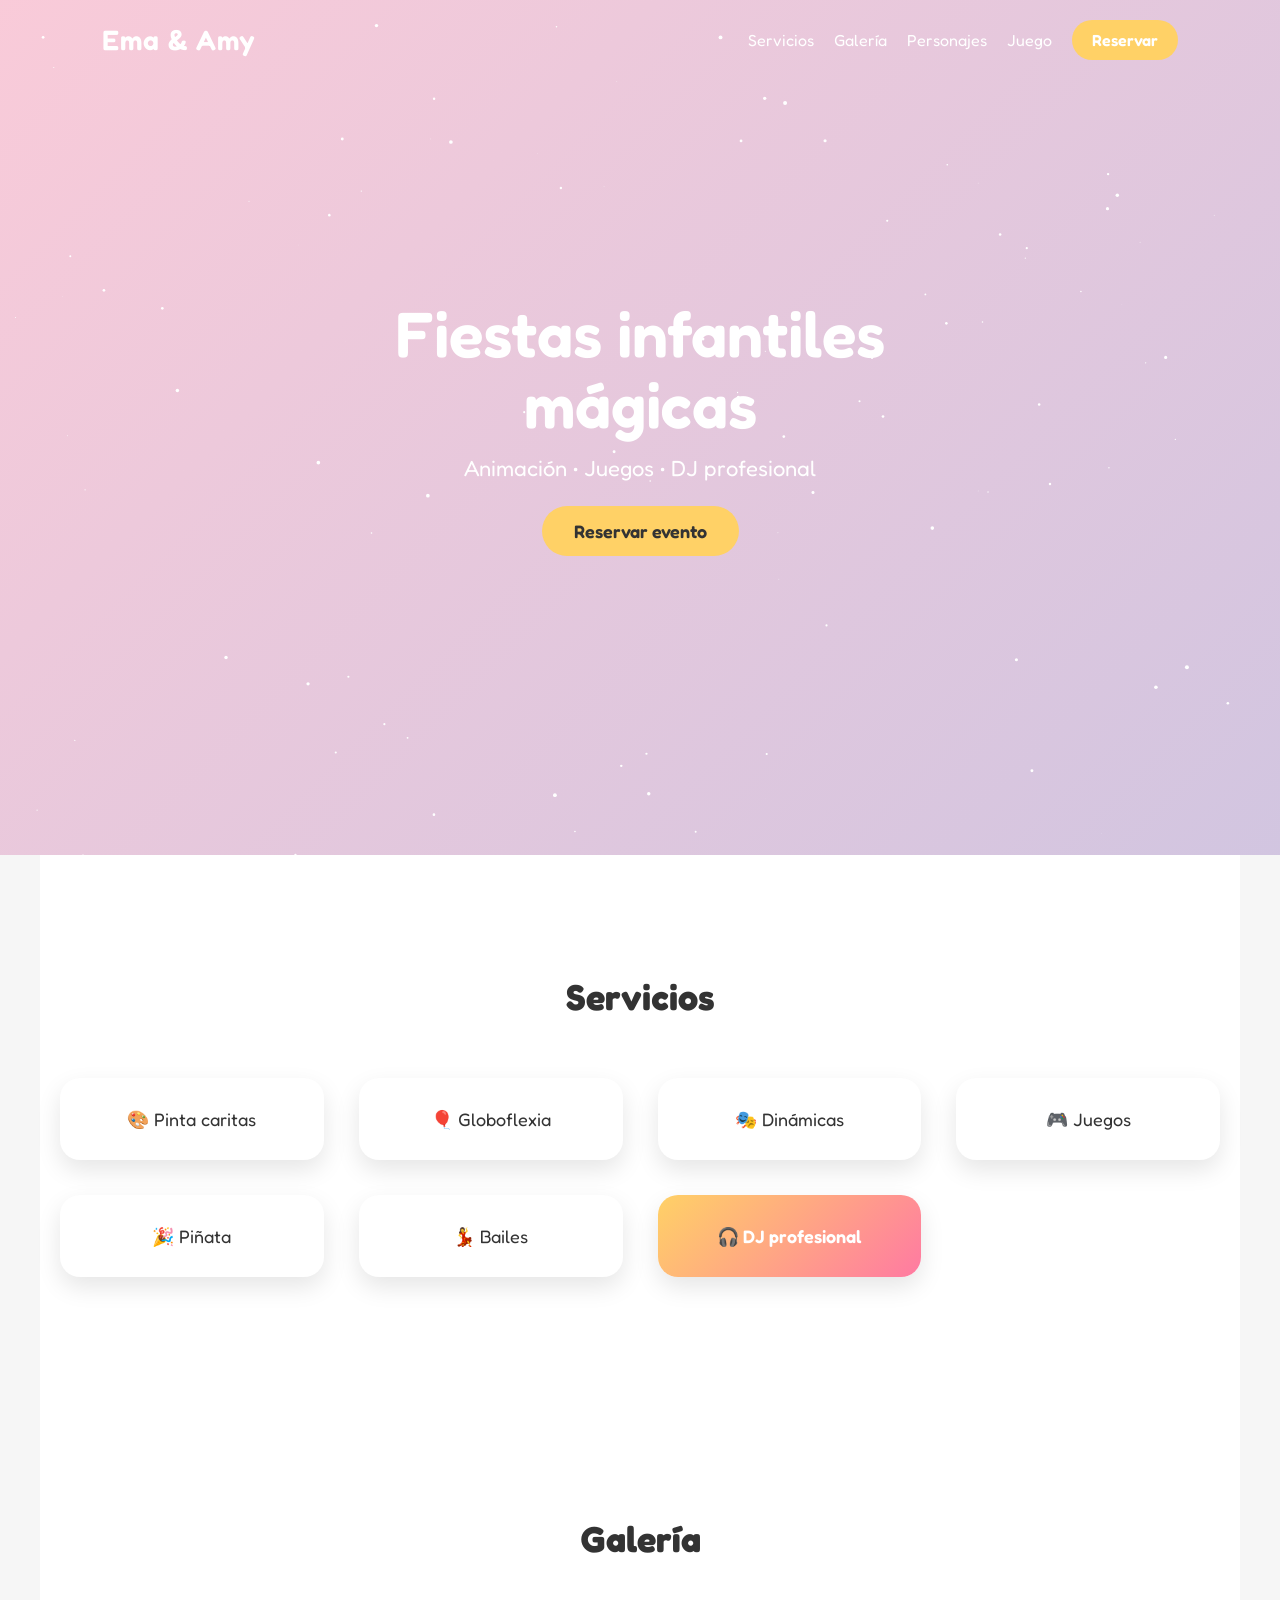
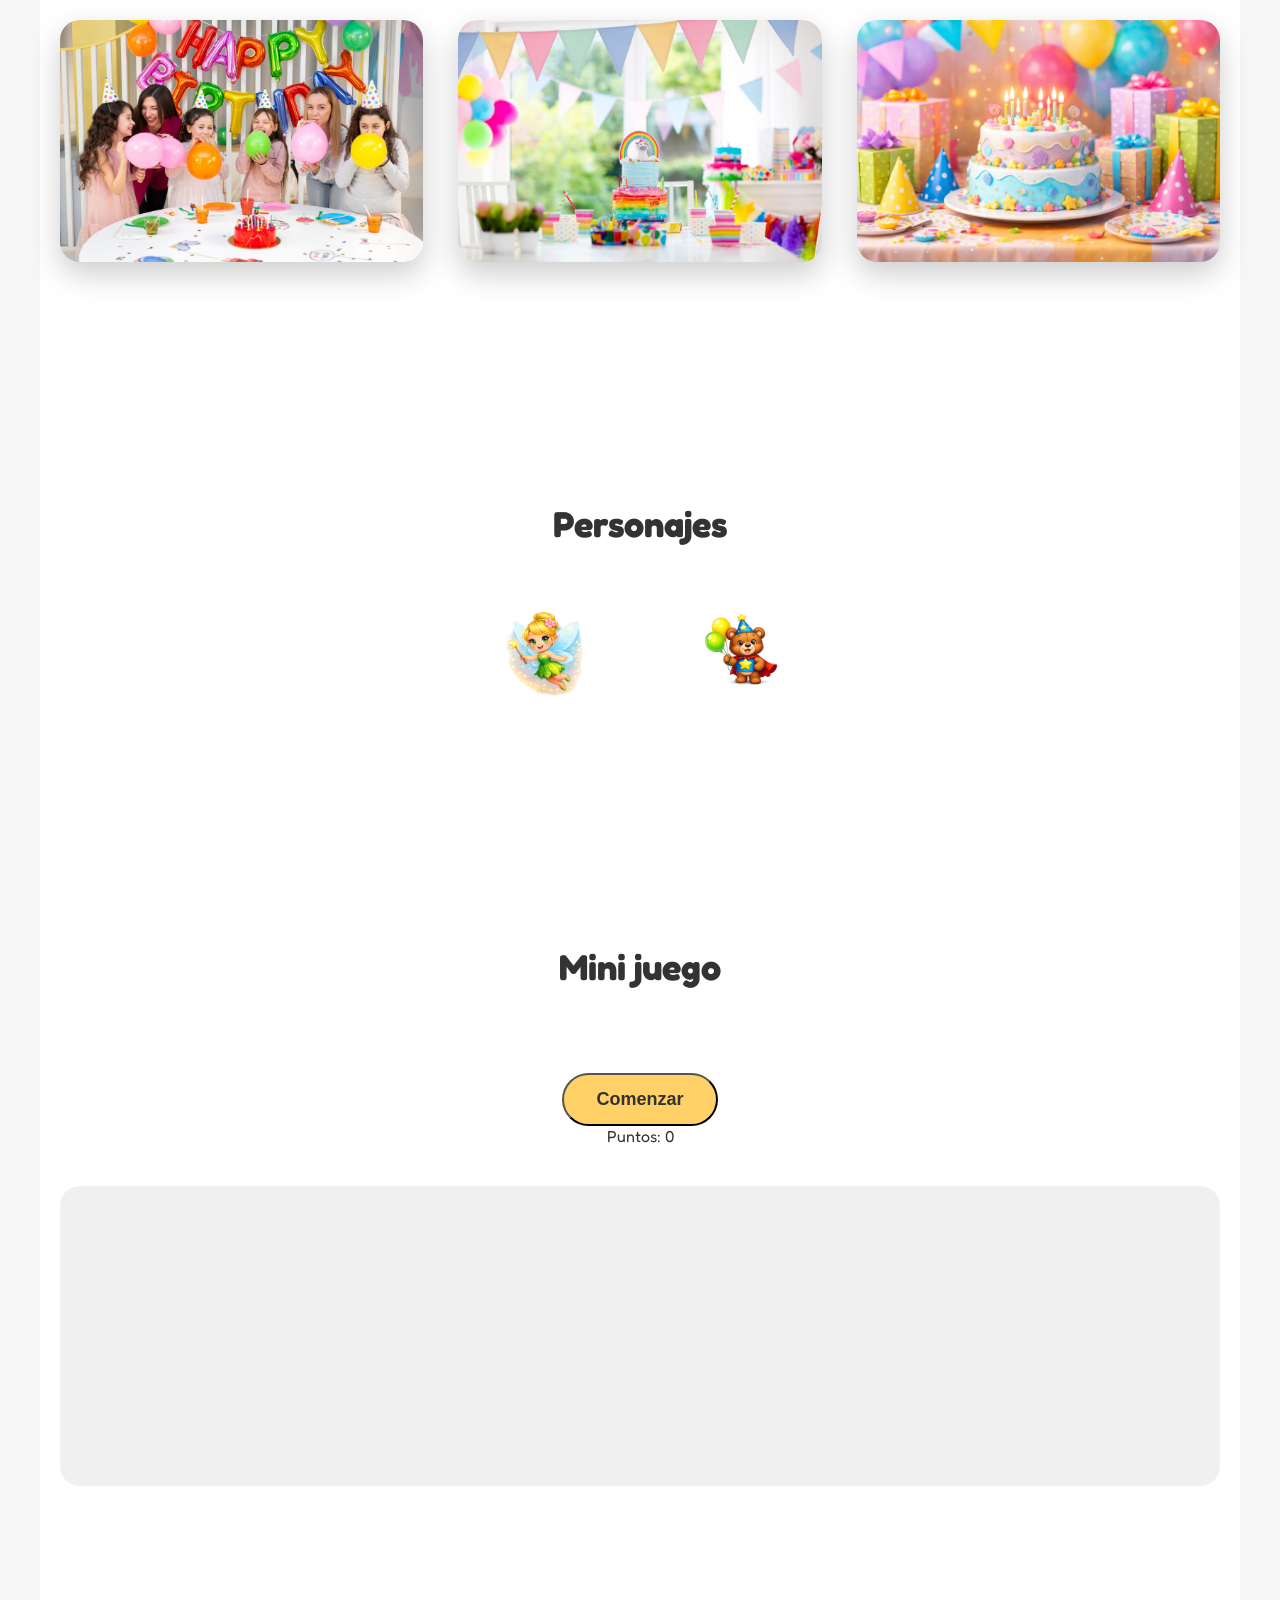
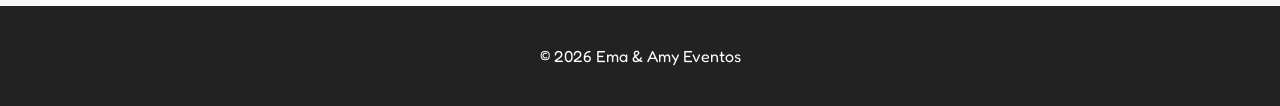
<file: index.html>
<!DOCTYPE html>
<html lang="es">

<head>

<meta charset="UTF-8">
<meta name="viewport" content="width=device-width, initial-scale=1.0">

<title>Ema & Amy Eventos</title>

<link rel="stylesheet" href="css/style.css">

<link href="https://fonts.googleapis.com/css2?family=Fredoka:wght@400;600&display=swap" rel="stylesheet">

</head>

<body>

<canvas id="magic"></canvas>

<header class="header">

<div class="logo">Ema & Amy</div>

<nav class="nav">

<a href="#servicios">Servicios</a>
<a href="#galeria">Galería</a>
<a href="#personajes">Personajes</a>
<a href="#juego">Juego</a>
<a href="#" class="nav-btn">Reservar</a>

</nav>

</header>


<section class="hero">

<video autoplay muted loop playsinline class="hero-video">

<source src="video/hero.mp4" type="video/mp4">

</video>

<div class="hero-overlay"></div>

<div class="hero-content">

<h1>Fiestas infantiles mágicas</h1>

<p>Animación • Juegos • DJ profesional</p>

<a href="#" class="btn">Reservar evento</a>

</div>

</section>


<section id="servicios" class="container">

<h2>Servicios</h2>

<div class="cards">

<div class="card">🎨 Pinta caritas</div>
<div class="card">🎈 Globoflexia</div>
<div class="card">🎭 Dinámicas</div>
<div class="card">🎮 Juegos</div>
<div class="card">🎉 Piñata</div>
<div class="card">💃 Bailes</div>
<div class="card card-dj">🎧 DJ profesional</div>

</div>

</section>


<section id="galeria" class="container">

<h2>Galería</h2>

<div class="galeria">

<img src="img/fiesta1.jpg">
<img src="img/fiesta2.jpg">
<img src="img/fiesta3.jpg">

</div>

</section>


<section id="personajes" class="container">

<h2>Personajes</h2>

<div class="characters">

<img src="img/personaje1.png">
<img src="img/personaje2.png">

</div>

</section>


<section id="juego" class="container">

<h2>Mini juego</h2>

<button onclick="startGame()" class="btn">Comenzar</button>

<p>Puntos: <span id="score">0</span></p>

<div id="gameArea"></div>

</section>


<footer>

© 2026 Ema & Amy Eventos

</footer>

<script src="js/magic.js"></script>
<script src="js/game.js"></script>

</body>
</html>
</file>
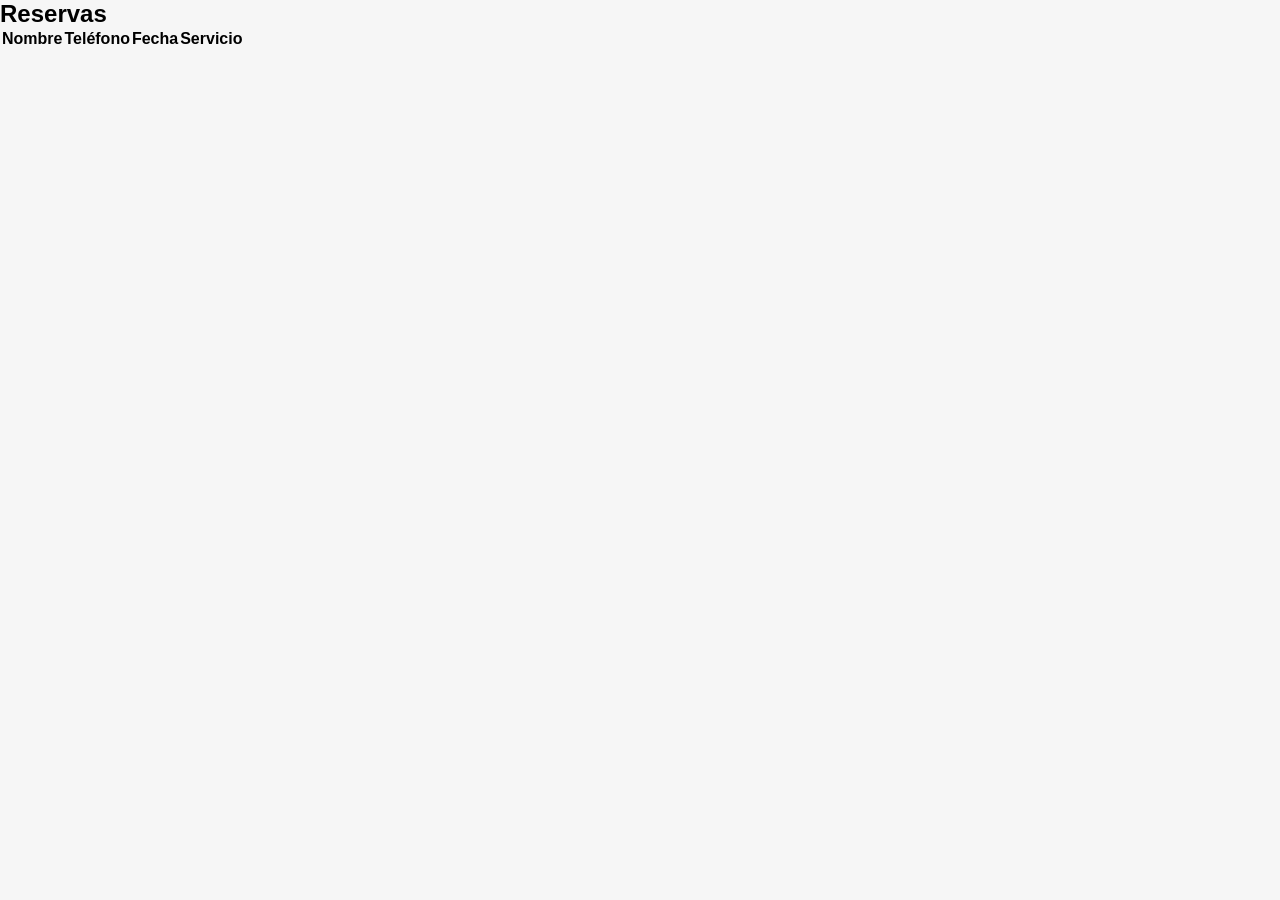
<file: panel.html>
<!DOCTYPE html>
<html>

<head>

<link rel="stylesheet" href="css/style.css">

</head>

<body>

<h2>Reservas</h2>

<table>

<thead>

<tr>

<th>Nombre</th>
<th>Teléfono</th>
<th>Fecha</th>
<th>Servicio</th>

</tr>

</thead>

<tbody id="tablaReservas"></tbody>

</table>

<script src="js/panel.js"></script>

</body>
</html>
</file>
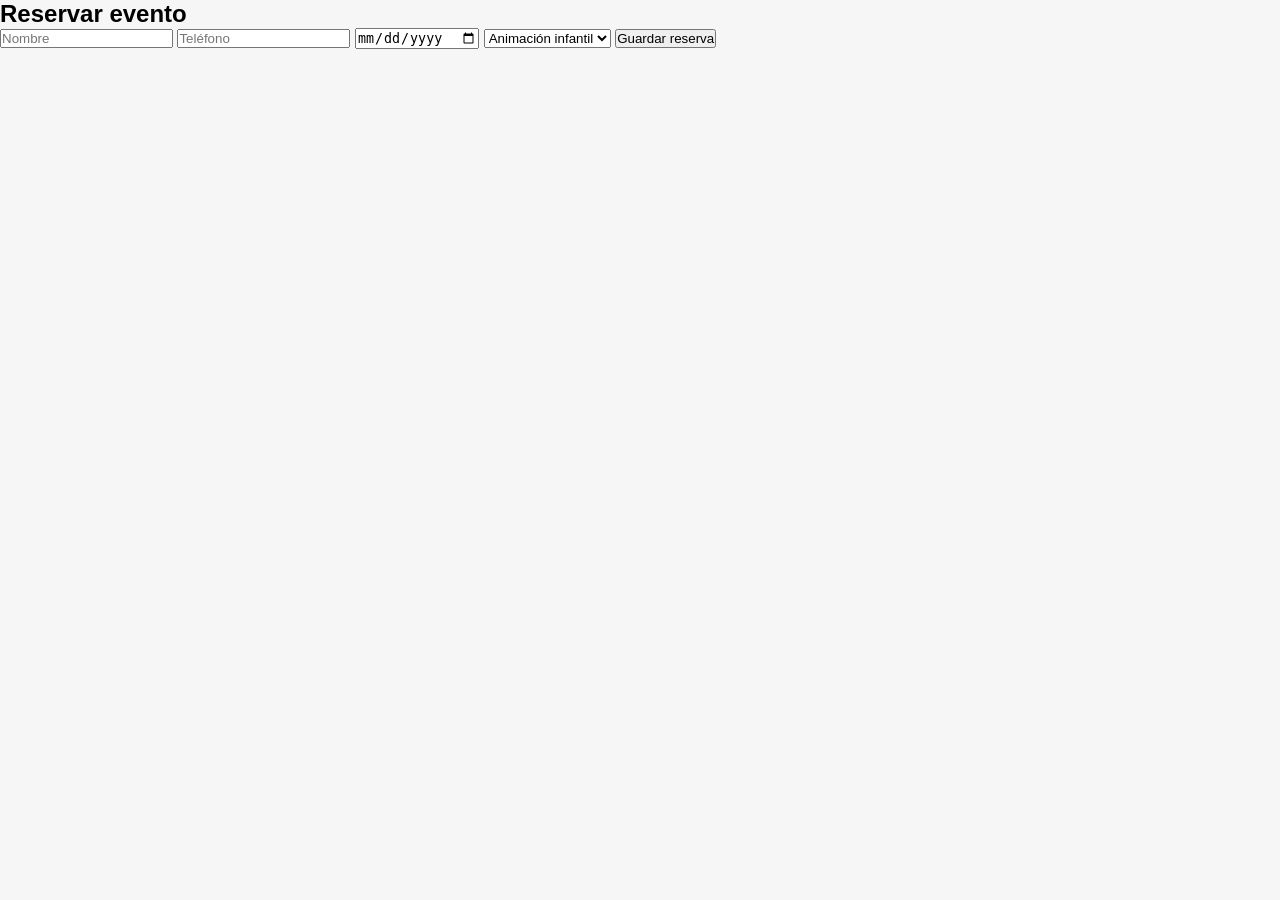
<file: reservas.html>
<!DOCTYPE html>
<html>

<head>

<link rel="stylesheet" href="css/style.css">

</head>

<body>

<section class="reservar">

<h2>Reservar evento</h2>

<form id="formReserva">

<input type="text" id="nombre" placeholder="Nombre">

<input type="tel" id="telefono" placeholder="Teléfono">

<input type="date" id="fecha">

<select id="servicio">

<option>Animación infantil</option>
<option>Pinta caritas</option>
<option>Globoflexia</option>
<option>DJ para fiestas</option>

</select>

<button type="submit">Guardar reserva</button>

</form>

</section>

<script src="js/reservas.js"></script>

</body>
</html>
</file>
<file: css/style.css>
/* =========================
RESET
========================= */

*{
margin:0;
padding:0;
box-sizing:border-box;
}

body{
font-family:'Fredoka',sans-serif;
overflow-x:hidden;
background:#f6f6f6;
}


/* =========================
HEADER
========================= */

.header{
display:flex;
justify-content:space-between;
align-items:center;
padding:20px 8%;
position:absolute;
width:100%;
z-index:100;
color:white;
}

.logo{
font-size:28px;
font-weight:600;
letter-spacing:1px;
}

.nav{
display:flex;
align-items:center;
gap:20px;
}

.nav a{
text-decoration:none;
color:white;
font-size:16px;
transition:0.3s;
}

.nav a:hover{
opacity:0.8;
}

.nav-btn{
background:#ffd166;
color:#333;
padding:10px 20px;
border-radius:25px;
font-weight:600;
}


/* =========================
HERO
========================= */

.hero{
position:relative;
height:95vh;
display:flex;
align-items:center;
justify-content:center;
text-align:center;
overflow:hidden;
}

/* VIDEO */

.hero-video{
position:absolute;
top:0;
left:0;
width:100%;
height:100%;
object-fit:cover;
z-index:-3;
}

/* COLOR OVERLAY */

.hero-overlay{
position:absolute;
top:0;
left:0;
width:100%;
height:100%;

background:linear-gradient(
135deg,
rgba(255,122,162,0.35),
rgba(142,106,184,0.35)
);

z-index:-2;
}

/* HERO CONTENT */

.hero-content{
position:relative;
color:white;
max-width:700px;
padding:20px;
}

.hero h1{
font-size:64px;
line-height:1.1;
font-weight:600;
}

.hero p{
font-size:22px;
margin-top:15px;
}

.btn{
display:inline-block;
margin-top:25px;
background:#ffd166;
padding:14px 32px;
border-radius:30px;
font-weight:600;
text-decoration:none;
color:#333;
font-size:18px;
transition:0.3s;
}

.btn:hover{
transform:scale(1.05);
}


/* =========================
SECTIONS
========================= */

.container{
max-width:1200px;
margin:auto;
padding:120px 20px;
text-align:center;
background:white;
color:#333;
}

.container h2{
font-size:36px;
margin-bottom:60px;
}


/* =========================
SERVICIOS
========================= */

.cards{
display:grid;
grid-template-columns:repeat(auto-fit,minmax(220px,1fr));
gap:35px;
}

.card{
background:white;
padding:30px;
border-radius:20px;
font-size:18px;
box-shadow:0 10px 25px rgba(0,0,0,0.1);
transition:0.3s;
}

.card:hover{
transform:translateY(-6px);
box-shadow:0 20px 40px rgba(0,0,0,0.15);
}

.card-dj{
background:linear-gradient(135deg,#ffd166,#ff7aa2);
color:white;
font-weight:600;
}


/* =========================
GALERIA
========================= */

.galeria{
display:grid;
grid-template-columns:repeat(auto-fit,minmax(260px,1fr));
gap:35px;
}

.galeria img{
width:100%;
border-radius:20px;
box-shadow:0 12px 30px rgba(0,0,0,0.2);
transition:0.4s;
}

.galeria img:hover{
transform:scale(1.05);
}


/* =========================
PERSONAJES
========================= */

.characters{
display:flex;
justify-content:center;
gap:50px;
flex-wrap:wrap;
}

.characters img{
width:150px;
animation:float 3s ease-in-out infinite;
}

@keyframes float{
0%{transform:translateY(0)}
50%{transform:translateY(-20px)}
100%{transform:translateY(0)}
}


/* =========================
JUEGO
========================= */

#gameArea{
height:300px;
background:#f0f0f0;
border-radius:20px;
margin-top:40px;
position:relative;
overflow:hidden;
}

.balloonGame{
position:absolute;
width:40px;
height:40px;
background:red;
border-radius:50%;
cursor:pointer;
}


/* =========================
FOOTER
========================= */

footer{
background:#222;
color:white;
text-align:center;
padding:40px;
}


/* =========================
PARTICULAS CANVAS
========================= */

canvas{
position:fixed;
top:0;
left:0;
pointer-events:none;
z-index:5;
}


/* =========================
RESPONSIVE TABLET
========================= */

@media (max-width:900px){

.hero h1{
font-size:48px;
}

.hero p{
font-size:20px;
}

}


/* =========================
RESPONSIVE MOVIL
========================= */

@media (max-width:768px){

.header{
flex-direction:column;
gap:10px;
text-align:center;
}

.logo{
font-size:24px;
}

.nav{
flex-wrap:wrap;
justify-content:center;
gap:10px;
}

.nav a{
font-size:14px;
}

.nav-btn{
padding:8px 16px;
font-size:14px;
}

.hero{
height:85vh;
}

.hero h1{
font-size:36px;
}

.hero p{
font-size:18px;
}

.btn{
padding:12px 24px;
font-size:16px;
}

.container{
padding:80px 20px;
}

.cards{
grid-template-columns:1fr;
}

.galeria{
grid-template-columns:1fr;
}

.characters{
flex-direction:column;
gap:20px;
}

.characters img{
width:120px;
}

}
</file>
